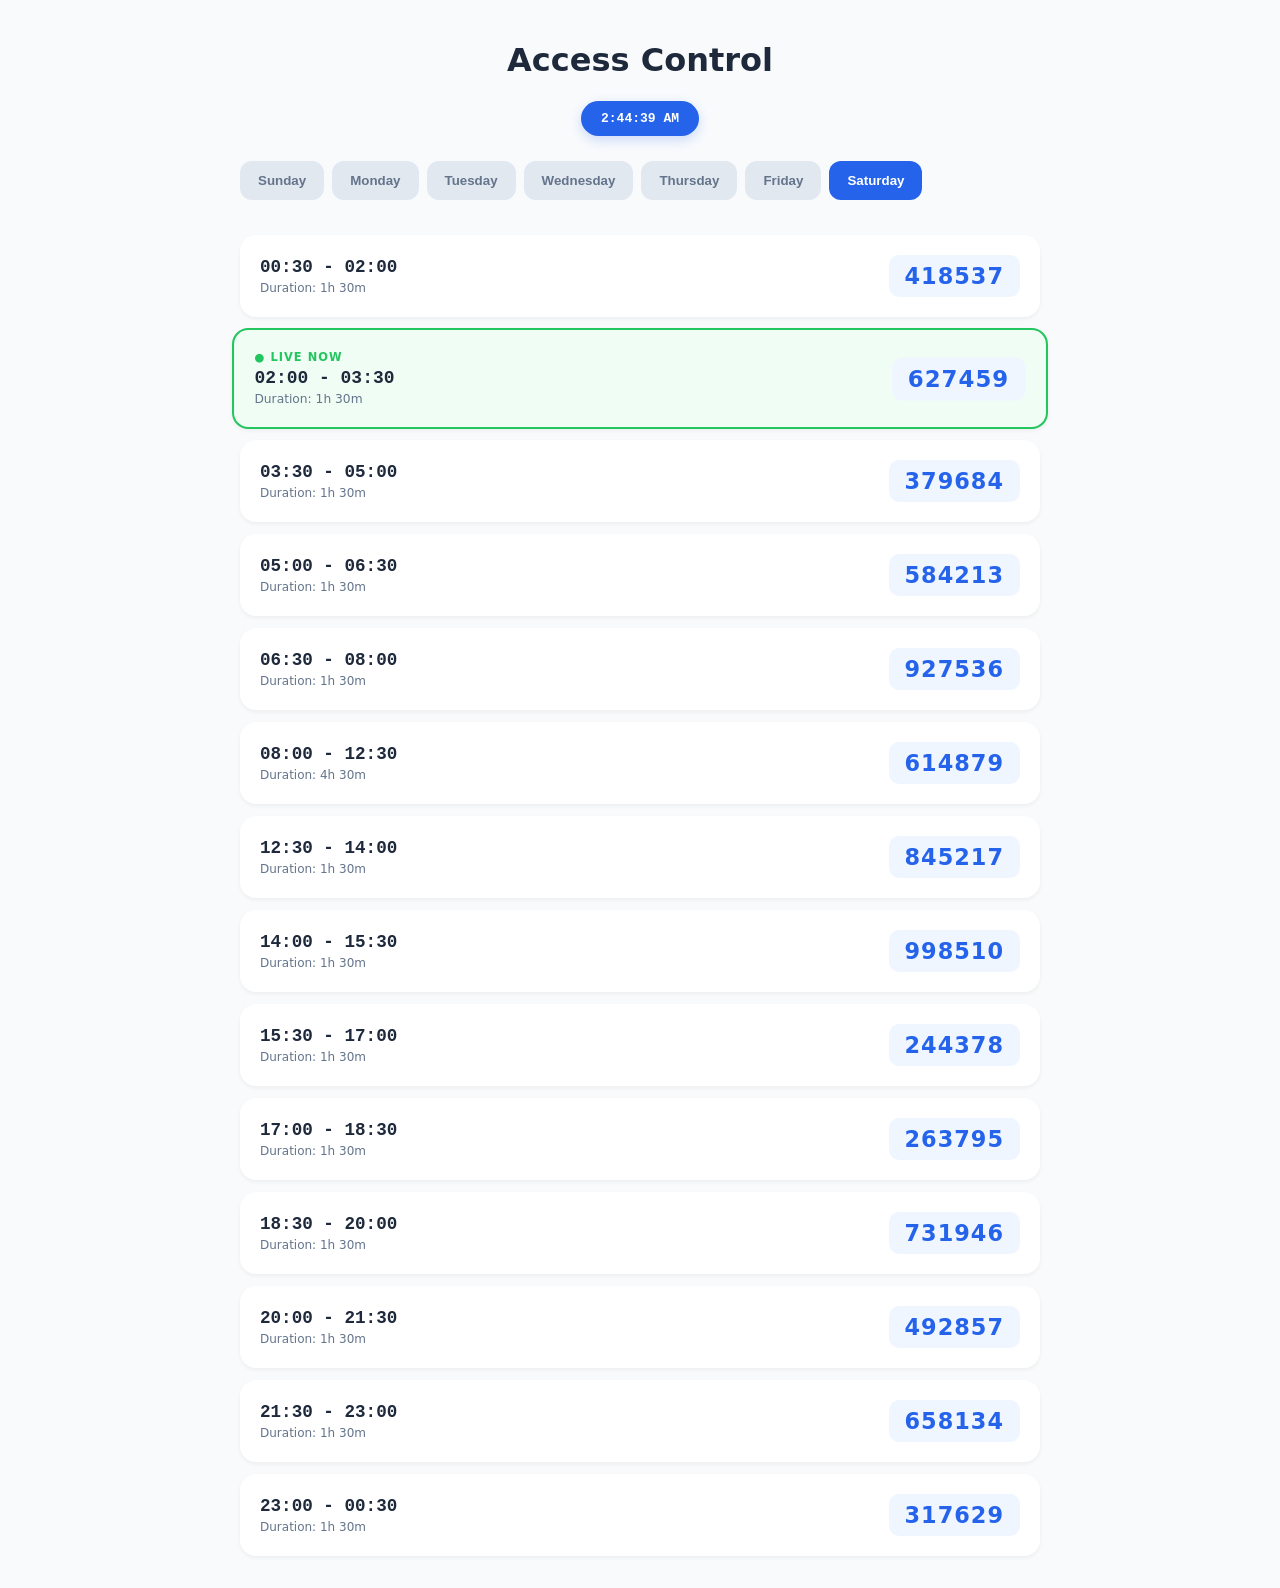
<file: index.html>
<!DOCTYPE html>
<html lang="en">
<head>
    <meta charset="UTF-8">
    <meta name="viewport" content="width=device-width, initial-scale=1.0">
    <title>Access Manager - Duration Mode</title>
    <style>
        :root {
            --primary: #2563eb;
            --bg: #f8fafc;
            --card: #ffffff;
            --text: #1e293b;
            --success: #22c55e;
            --warning: #f59e0b;
        }

        body {
            font-family: 'Inter', system-ui, sans-serif;
            background-color: var(--bg);
            color: var(--text);
            margin: 0;
            padding: 20px;
            display: flex;
            flex-direction: column;
            align-items: center;
        }

        .container { max-width: 800px; width: 100%; }

        header { text-align: center; margin-bottom: 25px; }

        .live-clock {
            background: var(--primary);
            color: white;
            padding: 10px 20px;
            border-radius: 30px;
            font-weight: bold;
            font-family: monospace;
            display: inline-block;
            box-shadow: 0 4px 12px rgba(37, 99, 235, 0.2);
        }

        /* Tabs */
        .tabs {
            display: flex;
            overflow-x: auto;
            gap: 8px;
            padding-bottom: 15px;
            margin-bottom: 20px;
            scrollbar-width: none;
        }
        .tabs::-webkit-scrollbar { display: none; }

        .tab {
            background: #e2e8f0;
            border: none;
            padding: 12px 18px;
            border-radius: 12px;
            cursor: pointer;
            font-weight: 600;
            white-space: nowrap;
            color: #64748b;
        }

        .tab.active { background: var(--primary); color: white; }

        /* Cards */
        .slot-card {
            background: var(--card);
            margin-bottom: 12px;
            padding: 20px;
            border-radius: 16px;
            display: flex;
            justify-content: space-between;
            align-items: center;
            box-shadow: 0 2px 4px rgba(0,0,0,0.05);
            transition: transform 0.2s;
        }

        .slot-card.active {
            border: 2px solid var(--success);
            background-color: #f0fdf4;
            transform: scale(1.02);
        }

        .time-info { display: flex; flex-direction: column; }
        .time-range { font-size: 1.1rem; font-weight: bold; font-family: monospace; }
        .duration-tag { font-size: 0.75rem; color: #64748b; margin-top: 4px; }

        .passcode {
            font-size: 1.4rem;
            font-weight: 800;
            color: var(--primary);
            background: #eff6ff;
            padding: 8px 16px;
            border-radius: 10px;
            letter-spacing: 1px;
        }

        .badge-live {
            color: var(--success);
            font-size: 0.7rem;
            font-weight: bold;
            letter-spacing: 1px;
            margin-bottom: 4px;
        }
    </style>
</head>
<body>

<div class="container">
    <header>
        <h1>Access Control</h1>
        <div id="clock" class="live-clock">00:00:00</div>
    </header>

    <div class="tabs" id="dayTabs"></div>
    <div id="passwordList"></div>
</div>

<script>
    // DATA SOURCE
    const rawData = `
  { WEEK_MINUTE(0,0,30), HM(1,30), 294726 },
  { WEEK_MINUTE(0,2,0), HM(1,30), 583951 },
  { WEEK_MINUTE(0,3,30), HM(1,30), 741852 },
  { WEEK_MINUTE(0,5,0), HM(1,30), 936274 },
  { WEEK_MINUTE(0,6,30), HM(1,30), 428964 },
  { WEEK_MINUTE(0,8,0), HM(4,30), 482818 },
  { WEEK_MINUTE(0,12,30), HM(1,30), 740604 },
  { WEEK_MINUTE(0,14,0), HM(1,30), 101566 },
  { WEEK_MINUTE(0,15,30), HM(1,30), 749881 },
  { WEEK_MINUTE(0,17,0), HM(1,30), 368583 },
  { WEEK_MINUTE(0,18,30), HM(1,30), 482890 },
  { WEEK_MINUTE(0,20,0), HM(1,30), 103072 },
  { WEEK_MINUTE(0,21,30), HM(1,30), 766020 },
  { WEEK_MINUTE(0,23,0), HM(1,30), 796696 },
  { WEEK_MINUTE(1,0,30), HM(1,30), 440015 },
  { WEEK_MINUTE(1,2,0), HM(1,30), 810810 },
  { WEEK_MINUTE(1,3,30), HM(1,30), 771098 },
  { WEEK_MINUTE(1,5,0), HM(1,30), 738401 },
  { WEEK_MINUTE(1,6,30), HM(1,30), 439015 },
  { WEEK_MINUTE(1,8,0), HM(4,30), 121214 },
  { WEEK_MINUTE(1,12,30), HM(1,30), 630148 },
  { WEEK_MINUTE(1,14,0), HM(1,30), 101544 },
  { WEEK_MINUTE(1,15,30), HM(1,30), 513763 },
  { WEEK_MINUTE(1,17,0), HM(1,30), 365985 },
  { WEEK_MINUTE(1,18,30), HM(1,30), 989879 },
  { WEEK_MINUTE(1,20,0), HM(1,30), 626879 },
  { WEEK_MINUTE(1,21,30), HM(1,30), 456564 },
  { WEEK_MINUTE(1,23,0), HM(1,30), 908466 },
  { WEEK_MINUTE(2,0,30), HM(1,30), 294826 },
  { WEEK_MINUTE(2,2,0), HM(1,30), 573159 },
  { WEEK_MINUTE(2,3,30), HM(1,30), 381472 },
  { WEEK_MINUTE(2,5,0), HM(1,30), 746293 },
  { WEEK_MINUTE(2,6,30), HM(1,30), 619427 },
  { WEEK_MINUTE(2,8,0), HM(4,30), 677886 },
  { WEEK_MINUTE(2,12,30), HM(1,30), 778899 },
  { WEEK_MINUTE(2,14,0), HM(1,30), 101523 },
  { WEEK_MINUTE(2,15,30), HM(1,30), 643598 },
  { WEEK_MINUTE(2,17,0), HM(1,30), 988349 },
  { WEEK_MINUTE(2,18,30), HM(1,30), 808990 },
  { WEEK_MINUTE(2,20,0), HM(1,30), 900119 },
  { WEEK_MINUTE(2,21,30), HM(1,30), 101112 },
  { WEEK_MINUTE(2,23,0), HM(1,30), 338495 },
  { WEEK_MINUTE(3,0,30), HM(1,30), 129341 },
  { WEEK_MINUTE(3,2,0), HM(1,30), 131722 },
  { WEEK_MINUTE(3,3,30), HM(1,30), 633255 },
  { WEEK_MINUTE(3,5,0), HM(1,30), 156217 },
  { WEEK_MINUTE(3,6,30), HM(1,30), 618021 },
  { WEEK_MINUTE(3,8,0), HM(4,30), 171819 },
  { WEEK_MINUTE(3,12,30), HM(1,30), 981540 },
  { WEEK_MINUTE(3,14,0), HM(1,30), 130152 },
  { WEEK_MINUTE(3,15,30), HM(1,30), 235098 },
  { WEEK_MINUTE(3,17,0), HM(1,30), 286599 },
  { WEEK_MINUTE(3,18,30), HM(1,30), 192021 },
  { WEEK_MINUTE(3,20,0), HM(1,30), 103072 },
  { WEEK_MINUTE(3,21,30), HM(1,30), 342122 },
  { WEEK_MINUTE(3,23,0), HM(1,30), 628987 },
  { WEEK_MINUTE(4,0,30), HM(1,30), 684291 },
  { WEEK_MINUTE(4,2,0), HM(1,30), 395827 },
  { WEEK_MINUTE(4,3,30), HM(1,30), 814672 },
  { WEEK_MINUTE(4,5,0), HM(1,30), 572984 },
  { WEEK_MINUTE(4,6,30), HM(1,30), 963741 },
  { WEEK_MINUTE(4,8,0), HM(4,30), 753951 },
  { WEEK_MINUTE(4,12,30), HM(1,30), 286473 },
  { WEEK_MINUTE(4,14,0), HM(1,30), 906866 },
  { WEEK_MINUTE(4,15,30), HM(1,30), 139978 },
  { WEEK_MINUTE(4,17,0), HM(1,30), 338820 },
  { WEEK_MINUTE(4,18,30), HM(1,30), 497362 },
  { WEEK_MINUTE(4,20,0), HM(1,30), 625839 },
  { WEEK_MINUTE(4,21,30), HM(1,30), 139746 },
  { WEEK_MINUTE(4,23,0), HM(1,30), 864297 },
  { WEEK_MINUTE(5,0,30), HM(1,30), 371685 },
  { WEEK_MINUTE(5,2,0), HM(1,30), 529364 },
  { WEEK_MINUTE(5,3,30), HM(1,30), 618573 },
  { WEEK_MINUTE(5,5,0), HM(1,30), 742896 },
  { WEEK_MINUTE(5,6,30), HM(1,30), 294685 },
  { WEEK_MINUTE(5,8,0), HM(4,30), 573918 },
  { WEEK_MINUTE(5,12,30), HM(1,30), 861429 },
  { WEEK_MINUTE(5,14,0), HM(1,30), 437165 },
  { WEEK_MINUTE(5,15,30), HM(1,30), 654571 },
  { WEEK_MINUTE(5,17,0), HM(1,30), 989879 },
  { WEEK_MINUTE(5,18,30), HM(1,30), 695382 },
  { WEEK_MINUTE(5,20,0), HM(1,30), 184753 },
  { WEEK_MINUTE(5,21,30), HM(1,30), 752496 },
  { WEEK_MINUTE(5,23,0), HM(1,30), 936124 },
  { WEEK_MINUTE(6,0,30), HM(1,30), 418537 },
  { WEEK_MINUTE(6,2,0), HM(1,30), 627459 },
  { WEEK_MINUTE(6,3,30), HM(1,30), 379684 },
  { WEEK_MINUTE(6,5,0), HM(1,30), 584213 },
  { WEEK_MINUTE(6,6,30), HM(1,30), 927536 },
  { WEEK_MINUTE(6,8,0), HM(4,30), 614879 },
  { WEEK_MINUTE(6,12,30), HM(1,30), 845217 },
  { WEEK_MINUTE(6,14,0), HM(1,30), 998510 },
  { WEEK_MINUTE(6,15,30), HM(1,30), 244378 },
  { WEEK_MINUTE(6,17,0), HM(1,30), 263795 },
  { WEEK_MINUTE(6,18,30), HM(1,30), 731946 },
  { WEEK_MINUTE(6,20,0), HM(1,30), 492857 },
  { WEEK_MINUTE(6,21,30), HM(1,30), 658134 },
  { WEEK_MINUTE(6,23,0), HM(1,30), 317629 },
    `;

    const days = ["Sunday", "Monday", "Tuesday", "Wednesday", "Thursday", "Friday", "Saturday"];
    let activeDay = new Date().getDay();

    // PARSER for { WEEK_MINUTE(d,h,m), HM(dh, dm), code }
    function parseData() {
        const regex = /WEEK_MINUTE\((\d+),(\d+),(\d+)\),\s*HM\((\d+),(\d+)\),\s*(\d+)/g;
        const rules = [];
        let m;
        while ((m = regex.exec(rawData)) !== null) {
            const day = parseInt(m[1]);
            const startH = parseInt(m[2]);
            const startM = parseInt(m[3]);
            const durH = parseInt(m[4]);
            const durM = parseInt(m[5]);
            
            // Calculate End Time
            let endH = startH + durH;
            let endM = startM + durM;
            if (endM >= 60) { endH += 1; endM -= 60; }
            if (endH >= 24) { endH -= 24; } // Crosses midnight

            rules.push({
                day, startH, startM, endH, endM, durH, durM, 
                code: m[6],
                startTotal: startH * 60 + startM,
                endTotal: (startH + durH) * 60 + (startM + durM)
            });
        }
        return rules;
    }

    const rules = parseData();

    function renderTabs() {
        const tabs = document.getElementById('dayTabs');
        days.forEach((d, i) => {
            const b = document.createElement('button');
            b.className = `tab ${i === activeDay ? 'active' : ''}`;
            b.innerText = d;
            b.onclick = () => {
                activeDay = i;
                document.querySelectorAll('.tab').forEach(t => t.classList.remove('active'));
                b.classList.add('active');
                renderList();
            };
            tabs.appendChild(b);
        });
    }

    function renderList() {
        const list = document.getElementById('passwordList');
        list.innerHTML = '';
        
        const now = new Date();
        const curMin = now.getHours() * 60 + now.getMinutes();
        const curDay = now.getDay();

        rules.filter(r => r.day === activeDay).forEach(r => {
            // Logic with 15 min margin
            const isActive = (curDay === r.day) && 
                             (curMin >= r.startTotal - 15) && 
                             (curMin <= r.endTotal + 15);

            const card = document.createElement('div');
            card.className = `slot-card ${isActive ? 'active' : ''}`;
            
            const fmt = (h,m) => `${h.toString().padStart(2,'0')}:${m.toString().padStart(2,'0')}`;
            
            card.innerHTML = `
                <div class="time-info">
                    ${isActive ? '<span class="badge-live">● LIVE NOW</span>' : ''}
                    <span class="time-range">${fmt(r.startH, r.startM)} - ${fmt(r.endH, r.endM)}</span>
                    <span class="duration-tag">Duration: ${r.durH}h ${r.durM}m</span>
                </div>
                <div class="passcode">${r.code}</div>
            `;
            list.appendChild(card);
        });
    }

    function update() {
        document.getElementById('clock').innerText = new Date().toLocaleTimeString();
        renderList();
    }

    renderTabs();
    setInterval(update, 1000);
    update();
</script>
</body>
</html>
</file>
